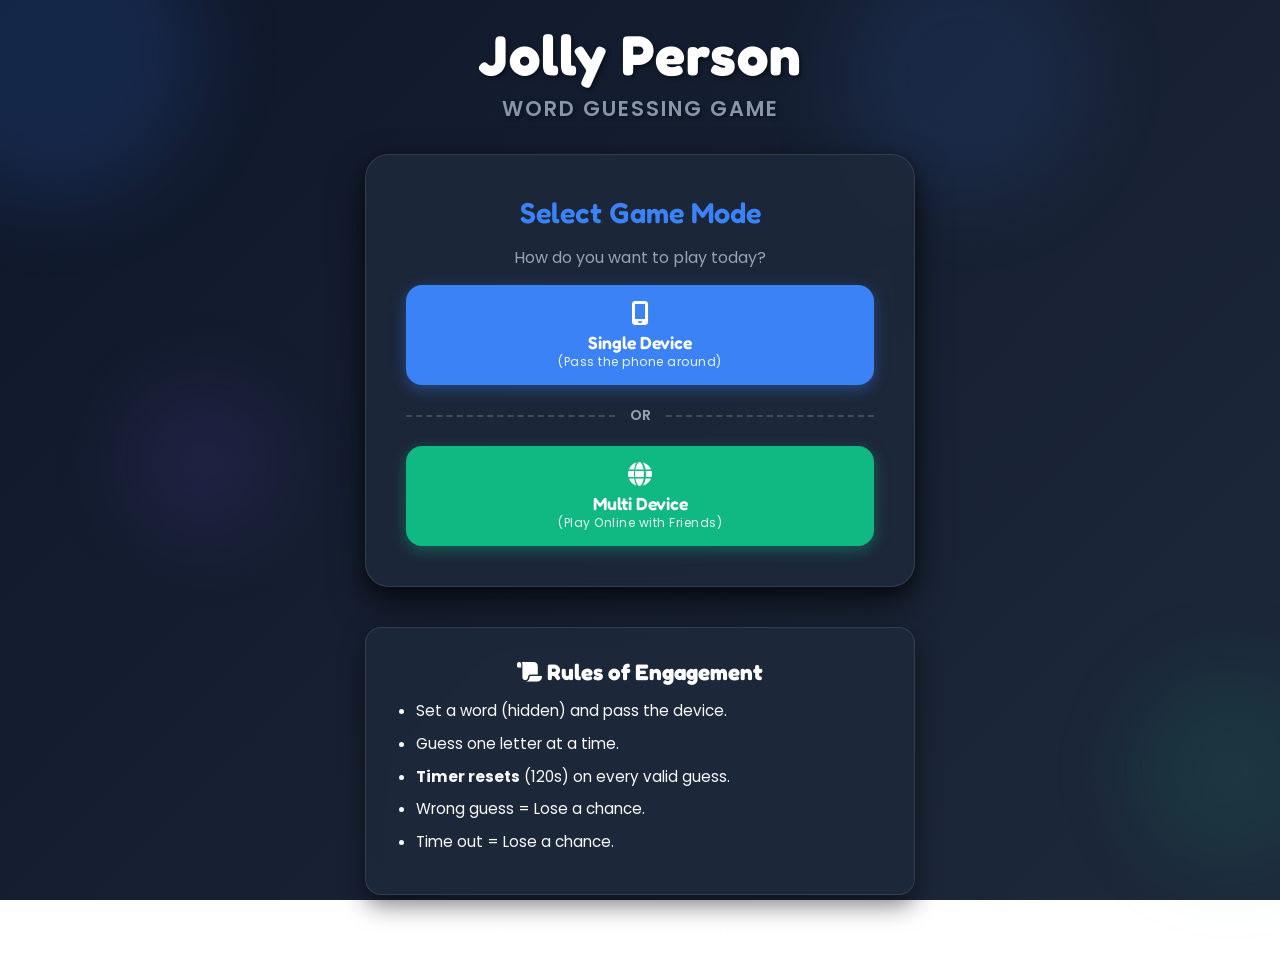
<file: Jolly Person Multidevice/index.html>
<!DOCTYPE html>
<html lang="en">
  <head>
    <meta charset="UTF-8" />
    <meta name="viewport" content="width=device-width, initial-scale=1.0" />
    <title>Jolly Person | Remastered</title>
    <link rel="manifest" href="manifest.json" />
    <meta name="theme-color" content="#1a1a2e" />
    <link rel="apple-touch-icon" href="images/icon-192x192.png" />
    <link rel="preconnect" href="https://fonts.googleapis.com">
    <link rel="preconnect" href="https://fonts.gstatic.com" crossorigin>
    <link href="https://fonts.googleapis.com/css2?family=Fredoka:wght@400;500;600;700&family=Poppins:wght@300;400;600;700&display=swap" rel="stylesheet" />
    <link rel="stylesheet" href="https://cdnjs.cloudflare.com/ajax/libs/font-awesome/6.5.1/css/all.min.css" integrity="sha512-DTOQO9RWCH3ppGqcWaEA1BIZOC6xxalwEsw9c2QQeAIftl+Vegovlnee1c9QX4TctnWMn13TZye+giMm8e2LwA==" crossorigin="anonymous" referrerpolicy="no-referrer" />
    <link rel="stylesheet" href="styles.css" />
  </head>
  <body>

    <div class="background-decorations">
      <div class="circle circle-1"></div>
      <div class="circle circle-2"></div>
      <div class="circle circle-3"></div>
      <div class="circle circle-4"></div>
    </div>

    <main class="app-container">
      <header class="app-header">
        <h1>Jolly Person</h1>
        <div class="subtitle">Word Guessing Game</div>
      </header>

      <div id="mode-selection-container" class="card active">
        <h2>Select Game Mode</h2>
        <p>How do you want to play today?</p>

        <button id="btn-mode-single" class="btn btn-primary">
          <span class="icon"><i class="fa-solid fa-mobile-screen"></i></span> Single Device
          <div class="btn-subtext">(Pass the phone around)</div>
        </button>

        <div class="divider">
          <span>OR</span>
        </div>

        <button id="btn-mode-multi" class="btn btn-secondary">
          <span class="icon"><i class="fa-solid fa-globe"></i></span> Multi Device
          <div class="btn-subtext">(Play Online with Friends)</div>
        </button>
      </div>

      <div id="setup-container" class="card">
        <h2>Game Setup</h2>

        <div class="input-group">
          <label for="word-input">Secret Word</label>
          <div class="input-wrapper">
            <input type="password" id="word-input" placeholder="Enter Your Word" autocomplete="off" />
            <button id="toggle-word" class="password-toggle" title="Toggle Visibility"><i class="fa-solid fa-eye"></i></button>
          </div>
        </div>

        <div class="input-group">
          <label for="chances-input">Allowed Chances</label>
          <input type="number" id="chances-input" placeholder="e.g. 5" min="1" value="5" />
          <div id="suggestion-text" class="suggestion-text"></div>
        </div>

        <button id="btn-start" class="btn btn-primary btn-large">Start Game</button>
      </div>

      <div id="ready-container" class="card">
        <h2>Ready Player?</h2>
        <div class="ready-illustration"><i class="fa-solid fa-gamepad"></i></div>
        <p class="highlight-text">The host has set the word.</p>
        <p class="muted-text">Pass the device to the guesser.</p>

        <button id="btn-ready" class="btn btn-primary btn-large">I am Ready!</button>
      </div>

      <div id="game-container" class="card">
        <h2>Guess the Word</h2>

        <div id="hidden-word" class="hidden-word-display">_ _ _ _ _</div>

        <div class="stats-board">
          <div class="stat-box">
            <span class="stat-label">Chances</span>
            <span class="stat-value" id="chances">0</span>
          </div>
          <div class="stat-box timer-box">
            <span class="stat-label">Time</span>
            <span class="stat-value" id="timer">120s</span>
          </div>
        </div>

        <div class="bad-guesses-container">
          <span class="bad-guesses-label">Misses:</span>
          <span id="incorrect-letters" class="bad-guesses-list">None</span>
        </div>

        <div class="input-group guess-input-group">
          <input
            type="text"
            id="guess-input"
            maxlength="1"
            placeholder="Type a letter..."
            autocomplete="off"
            class="guess-input"
          />
        </div>

        <button id="btn-guess" class="btn btn-primary btn-large">Submit Guess</button>

        <div class="message-container">
          <p id="message"></p>
        </div>

        <button id="btn-restart" class="btn btn-secondary btn-large" style="display: none;">Play Again</button>
      </div>

      <div class="rules-container">
        <h3><i class="fa-solid fa-scroll"></i> Rules of Engagement</h3>
        <ul>
          <li>Set a word (hidden) and pass the device.</li>
          <li>Guess one letter at a time.</li>
          <li><strong>Timer resets</strong> (120s) on every valid guess.</li>
          <li>Wrong guess = Lose a chance.</li>
          <li>Time out = Lose a chance.</li>
        </ul>
      </div>

      <footer>
        &copy; 2026 | Jolly Games | Built by Saim
      </footer>
    </main>

    <script src="script.js"></script>
    <script>
      if ("serviceWorker" in navigator) {
        window.addEventListener("load", () => {
          navigator.serviceWorker
            .register("sw.js")
            .then((registration) => {
              console.log("Service Worker registered with scope:", registration.scope);
            })
            .catch((error) => {
              console.log("Service Worker registration failed:", error);
            });
        });
      }
    </script>
  </body>
</html>
</file>
<file: Jolly Person Multidevice/styles.css>
/* --------------------------------------------------
   1. MODERN CSS VARIABLES & RESET
-------------------------------------------------- */
:root {
  /* Sleek Dark Palette */
  --bg-primary: #0F172A; /* Slate 900 */
  --bg-secondary: #1E293B; /* Slate 800 */
  --card-bg: rgba(30, 41, 59, 0.85); /* Glassmorphism Base Dark */
  --text-main: #F8FAFC; /* Slate 50 */
  --text-muted: #94A3B8; /* Slate 400 */
  --primary-color: #3B82F6; /* Blue 500 */
  --primary-hover: #2563EB; /* Blue 600 */
  --secondary-color: #10B981; /* Emerald 500 */
  --secondary-hover: #059669; /* Emerald 600 */
  --accent-color: #8B5CF6; /* Violet 500 */
  --error: #EF4444; /* Red 500 */
  --success: #34D399; /* Emerald 400 */
  --warning: #F59E0B; /* Amber 500 */

  /* Shadows and Borders */
  --box-shadow: 0 10px 25px rgba(0, 0, 0, 0.5);
  --card-shadow: 0 15px 35px rgba(0, 0, 0, 0.6), 0 5px 15px rgba(0, 0, 0, 0.4);
  --input-shadow: inset 0 2px 4px rgba(0, 0, 0, 0.2);
  --border-radius-lg: 24px;
  --border-radius-md: 16px;
  --border-radius-sm: 8px;
  --border-radius-pill: 9999px;

  /* Fonts */
  --font-display: 'Fredoka', 'Poppins', sans-serif;
  --font-body: 'Poppins', sans-serif;
}

* {
  box-sizing: border-box;
  margin: 0;
  padding: 0;
}

body {
  font-family: var(--font-body);
  background: linear-gradient(135deg, var(--bg-primary) 0%, var(--bg-secondary) 100%);
  background-attachment: fixed;
  color: var(--text-main);
  min-height: 100vh;
  display: flex;
  flex-direction: column;
  align-items: center;
  justify-content: center;
  padding: 20px;
  overflow-x: hidden;
  position: relative;
}

/* Background Decorations (Glows) */
.background-decorations {
  position: absolute;
  top: 0;
  left: 0;
  width: 100%;
  height: 100%;
  overflow: hidden;
  z-index: -1;
}

.circle {
  position: absolute;
  border-radius: 50%;
  background: rgba(255, 255, 255, 0.05);
  filter: blur(40px);
}

.circle-1 { width: 300px; height: 300px; top: -100px; left: -100px; background: rgba(59, 130, 246, 0.15); } /* Blue */
.circle-2 { width: 200px; height: 200px; bottom: 10%; right: -50px; background: rgba(16, 185, 129, 0.1); } /* Emerald */
.circle-3 { width: 150px; height: 150px; top: 40%; left: 10%; background: rgba(139, 92, 246, 0.1); } /* Violet */
.circle-4 { width: 250px; height: 250px; top: -50px; right: 15%; background: rgba(59, 130, 246, 0.1); } /* Blue */


/* --------------------------------------------------
   2. TYPOGRAPHY & LAYOUT
-------------------------------------------------- */
.app-container {
  width: 100%;
  max-width: 450px;
  display: flex;
  flex-direction: column;
  align-items: center;
  z-index: 1;
}

.app-header {
  text-align: center;
  margin-bottom: 30px;
  text-shadow: 2px 2px 4px rgba(0,0,0,0.5);
}

h1 {
  font-family: var(--font-display);
  font-weight: 700;
  font-size: 3rem;
  color: #fff;
  letter-spacing: 1px;
  margin-bottom: 5px;
}

.subtitle {
  font-family: var(--font-body);
  color: var(--text-muted);
  font-weight: 600;
  font-size: 1.1rem;
  opacity: 0.9;
  letter-spacing: 2px;
  text-transform: uppercase;
}

h2 {
  font-family: var(--font-display);
  color: var(--primary-color);
  font-size: 1.8rem;
  margin-bottom: 15px;
  font-weight: 600;
  text-align: center;
}

h3 {
  font-family: var(--font-display);
  color: #fff;
  font-size: 1.4rem;
  margin-bottom: 15px;
}

p {
  font-size: 1rem;
  margin-bottom: 15px;
  color: var(--text-muted);
  text-align: center;
}

.highlight-text {
  font-weight: 600;
  color: var(--text-main);
  font-size: 1.1rem;
}

.muted-text {
  font-size: 0.9rem;
  color: var(--text-muted);
}

/* --------------------------------------------------
   3. COMPONENTS (CARDS)
-------------------------------------------------- */
.card {
  background: var(--card-bg);
  backdrop-filter: blur(10px);
  -webkit-backdrop-filter: blur(10px);
  border: 1px solid rgba(255, 255, 255, 0.1);
  box-shadow: var(--card-shadow);
  border-radius: var(--border-radius-lg);
  padding: 30px;
  width: 100%;
  text-align: center;
  transition: transform 0.4s cubic-bezier(0.175, 0.885, 0.32, 1.275), opacity 0.4s ease;
  opacity: 0;
  transform: scale(0.95) translateY(20px);
  display: none; /* Hidden by default */
  margin-bottom: 20px;
}

.card.active {
  display: block;
  opacity: 1;
  transform: scale(1) translateY(0);
  animation: popIn 0.5s cubic-bezier(0.175, 0.885, 0.32, 1.275) forwards;
}

/* --------------------------------------------------
   4. FORMS & INPUTS
-------------------------------------------------- */
.input-group {
  margin-bottom: 20px;
  text-align: left;
  width: 100%;
}

label {
  display: block;
  font-size: 0.9rem;
  font-weight: 600;
  margin-bottom: 8px;
  color: var(--text-main);
  font-family: var(--font-display);
}

.input-wrapper {
  position: relative;
  display: flex;
  align-items: center;
}

input {
  width: 100%;
  padding: 14px 16px;
  border: 2px solid rgba(255, 255, 255, 0.1);
  border-radius: var(--border-radius-md);
  background: rgba(15, 23, 42, 0.6);
  box-shadow: var(--input-shadow);
  font-family: var(--font-body);
  font-size: 1rem;
  color: #fff;
  outline: none;
  transition: all 0.3s ease;
}

input::placeholder {
  color: #64748B;
}

input:focus {
  border-color: var(--primary-color);
  background: rgba(15, 23, 42, 0.8);
  box-shadow: 0 0 0 3px rgba(59, 130, 246, 0.2);
}

/* Password Toggle */
.password-toggle {
  position: absolute;
  right: 12px;
  background: none;
  border: none;
  cursor: pointer;
  font-size: 1.2rem;
  color: var(--text-muted);
  transition: color 0.2s;
  padding: 5px;
}

.password-toggle:hover {
  color: var(--primary-color);
}

/* Suggestion Text */
.suggestion-text {
  font-size: 0.85rem;
  color: var(--secondary-color);
  margin-top: 6px;
  font-weight: 500;
  min-height: 18px;
}

/* --------------------------------------------------
   5. BUTTONS
-------------------------------------------------- */
.btn {
  width: 100%;
  padding: 14px;
  border: none;
  border-radius: var(--border-radius-md);
  font-family: var(--font-display);
  font-weight: 600;
  font-size: 1.1rem;
  cursor: pointer;
  transition: all 0.3s cubic-bezier(0.25, 0.8, 0.25, 1);
  display: flex;
  flex-direction: column;
  align-items: center;
  justify-content: center;
  position: relative;
  overflow: hidden;
}

.btn-large {
  padding: 16px;
  font-size: 1.2rem;
  border-radius: var(--border-radius-pill);
}

.btn-primary {
  background: var(--primary-color);
  color: white;
  box-shadow: 0 4px 15px rgba(59, 130, 246, 0.4);
}

.btn-primary:hover {
  background: var(--primary-hover);
  transform: translateY(-3px);
  box-shadow: 0 6px 20px rgba(59, 130, 246, 0.5);
}

.btn-primary:active {
  transform: translateY(1px);
  box-shadow: 0 2px 10px rgba(59, 130, 246, 0.4);
}

.btn-secondary {
  background: var(--secondary-color);
  color: white;
  box-shadow: 0 4px 15px rgba(16, 185, 129, 0.4);
}

.btn-secondary:hover {
  background: var(--secondary-hover);
  transform: translateY(-3px);
  box-shadow: 0 6px 20px rgba(16, 185, 129, 0.5);
}

.btn-secondary:active {
  transform: translateY(1px);
  box-shadow: 0 2px 10px rgba(16, 185, 129, 0.4);
}

.btn:disabled {
  opacity: 0.6;
  cursor: not-allowed;
  transform: none;
  box-shadow: none;
}

.icon {
  font-size: 1.5rem;
  margin-bottom: 4px;
}

.btn-subtext {
  font-size: 0.75rem;
  font-family: var(--font-body);
  font-weight: 400;
  opacity: 0.9;
  letter-spacing: 0.5px;
}

.divider {
  display: flex;
  align-items: center;
  text-align: center;
  margin: 20px 0;
  color: var(--text-muted);
  font-weight: 600;
  font-size: 0.9rem;
}

.divider::before,
.divider::after {
  content: '';
  flex: 1;
  border-bottom: 2px dashed rgba(148, 163, 184, 0.3);
}

.divider span {
  padding: 0 15px;
}

/* --------------------------------------------------
   6. GAME SPECIFICS
-------------------------------------------------- */
.ready-illustration {
  font-size: 4rem;
  margin: 10px 0 20px;
  animation: bounce 2s infinite ease-in-out;
}

.hidden-word-display {
  font-family: var(--font-display);
  font-size: 2.5rem;
  letter-spacing: 6px;
  font-weight: 700;
  color: var(--text-main);
  margin: 20px 0 30px;
  min-height: 60px;
  transition: color 0.3s ease;
  display: flex;
  justify-content: center;
  flex-wrap: wrap;
  gap: 10px;
}

.stats-board {
  display: flex;
  justify-content: center;
  gap: 20px;
  margin-bottom: 25px;
}

.stat-box {
  background: rgba(15, 23, 42, 0.6);
  padding: 10px 20px;
  border-radius: var(--border-radius-md);
  display: flex;
  flex-direction: column;
  align-items: center;
  min-width: 100px;
  box-shadow: 0 2px 5px rgba(0,0,0,0.2);
  border: 1px solid rgba(255, 255, 255, 0.05);
}

.timer-box {
  background: rgba(127, 29, 29, 0.2);
  border: 1px solid rgba(248, 113, 113, 0.3);
}

.stat-label {
  font-size: 0.8rem;
  color: var(--text-muted);
  text-transform: uppercase;
  font-weight: 600;
  letter-spacing: 1px;
  margin-bottom: 4px;
}

.stat-value {
  font-family: var(--font-display);
  font-size: 1.5rem;
  font-weight: 700;
  color: var(--text-main);
}

#timer {
  color: var(--error);
}

.bad-guesses-container {
  background: rgba(15, 23, 42, 0.6);
  border-radius: var(--border-radius-md);
  padding: 12px;
  margin-bottom: 20px;
  border: 1px solid rgba(255, 255, 255, 0.05);
}

.bad-guesses-label {
  font-size: 0.9rem;
  color: var(--text-muted);
  font-weight: 600;
  margin-right: 8px;
}

.bad-guesses-list {
  font-family: var(--font-display);
  font-weight: 600;
  color: var(--error);
  font-size: 1.1rem;
  letter-spacing: 2px;
}

.guess-input-group {
  margin: 0 auto 20px;
  max-width: 250px;
}

.guess-input {
  text-align: center;
  font-size: 1.8rem;
  font-family: var(--font-display);
  font-weight: 700;
  letter-spacing: 4px;
  padding: 15px;
  border: 3px solid rgba(148, 163, 184, 0.2);
  border-radius: var(--border-radius-lg);
  text-transform: uppercase;
  background: rgba(15, 23, 42, 0.8);
  color: #fff;
}

.guess-input:focus {
  border-color: var(--primary-color);
  box-shadow: 0 0 0 4px rgba(59, 130, 246, 0.2);
}

.message-container {
  min-height: 40px;
  margin: 15px 0;
  display: flex;
  align-items: center;
  justify-content: center;
}

#message {
  font-family: var(--font-display);
  font-weight: 600;
  font-size: 1.1rem;
  margin: 0;
}

.message-win { color: var(--success) !important; font-size: 1.2rem !important; }
.message-loss { color: var(--error) !important; font-size: 1.2rem !important;}
.message-warn { color: var(--warning) !important; }

/* --------------------------------------------------
   7. RULES & FOOTER
-------------------------------------------------- */
.rules-container {
  background: var(--card-bg);
  backdrop-filter: blur(10px);
  border: 1px solid rgba(255, 255, 255, 0.1);
  border-radius: var(--border-radius-md);
  box-shadow: var(--box-shadow);
  padding: 25px;
  margin-top: 20px;
  width: 100%;
}

.rules-container h3 {
  text-align: center;
  margin-top: 0;
}

.rules-container ul {
  padding-left: 20px;
  list-style-type: disc;
}

.rules-container li {
  margin-bottom: 10px;
  font-size: 0.95rem;
  color: var(--text-main);
  line-height: 1.5;
}

footer {
  margin-top: 30px;
  font-size: 0.85rem;
  color: #fff;
  opacity: 0.8;
  text-align: center;
  font-weight: 500;
  letter-spacing: 1px;
}

/* --------------------------------------------------
   8. ANIMATIONS
-------------------------------------------------- */
@keyframes popIn {
  0% { opacity: 0; transform: scale(0.9) translateY(30px); }
  100% { opacity: 1; transform: scale(1) translateY(0); }
}

@keyframes bounce {
  0%, 100% { transform: translateY(0); }
  50% { transform: translateY(-10px); }
}

/* Wrong Guess Shake */
@keyframes shakeRed {
  0%, 100% { transform: translateX(0); }
  10%, 30%, 50%, 70%, 90% { transform: translateX(-8px); }
  20%, 40%, 60%, 80% { transform: translateX(8px); }
}

/* Correct Guess Pulse */
@keyframes pulseGreen {
  0% { transform: scale(1); }
  50% { transform: scale(1.1); text-shadow: 0 0 15px var(--success); }
  100% { transform: scale(1); }
}

.anim-wrong {
  animation: shakeRed 0.5s cubic-bezier(.36,.07,.19,.97) both;
  border-color: var(--error) !important;
}

.card.anim-wrong {
  border-color: var(--error);
  box-shadow: 0 0 20px rgba(229, 62, 62, 0.4);
}

.anim-correct {
  animation: pulseGreen 0.5s cubic-bezier(0.175, 0.885, 0.32, 1.275) both;
  color: var(--success) !important;
}

/* --------------------------------------------------
   9. RESPONSIVE DESIGN (MOBILE & DESKTOP)
-------------------------------------------------- */
@media (max-width: 480px) {
  body { padding: 15px 10px; }

  h1 { font-size: 2.5rem; }

  .card { padding: 25px 20px; }

  .hidden-word-display {
    font-size: 2rem;
    letter-spacing: 4px;
    margin: 15px 0 20px;
  }

  .stats-board { gap: 10px; }
  .stat-box { padding: 8px 15px; min-width: 80px; }
  .stat-value { font-size: 1.2rem; }

  .guess-input { font-size: 1.5rem; padding: 12px; }
}

/* Desktop/Laptop Specifics */
@media screen and (min-width: 1024px) {
  .app-container {
    max-width: 550px; /* Slightly wider on desktop */
  }

  h1 { font-size: 3.5rem; }
  .subtitle { font-size: 1.3rem; }

  .card {
    padding: 40px;
    transition: transform 0.3s ease, box-shadow 0.3s ease;
  }

  .card:hover {
    box-shadow: 0 20px 40px rgba(0, 0, 0, 0.15), 0 5px 15px rgba(0, 0, 0, 0.05);
  }

  .hidden-word-display { font-size: 3rem; }

  .guess-input { max-width: 300px; }

  .rules-container { padding: 30px; }
}

/* Very Large Laptop Screens */
@media screen and (min-width: 1500px) and (max-width: 1800px) {
  .app-container {
    max-width: 650px;
  }

  h1 { font-size: 4rem; }
  .subtitle { font-size: 1.5rem; }

  .card { padding: 50px; }

  h2 { font-size: 2.2rem; }

  .hidden-word-display {
    font-size: 4rem;
    letter-spacing: 8px;
  }

  .stat-value { font-size: 2rem; }
  .guess-input { font-size: 2.5rem; padding: 20px; max-width: 400px; }
}
</file>
